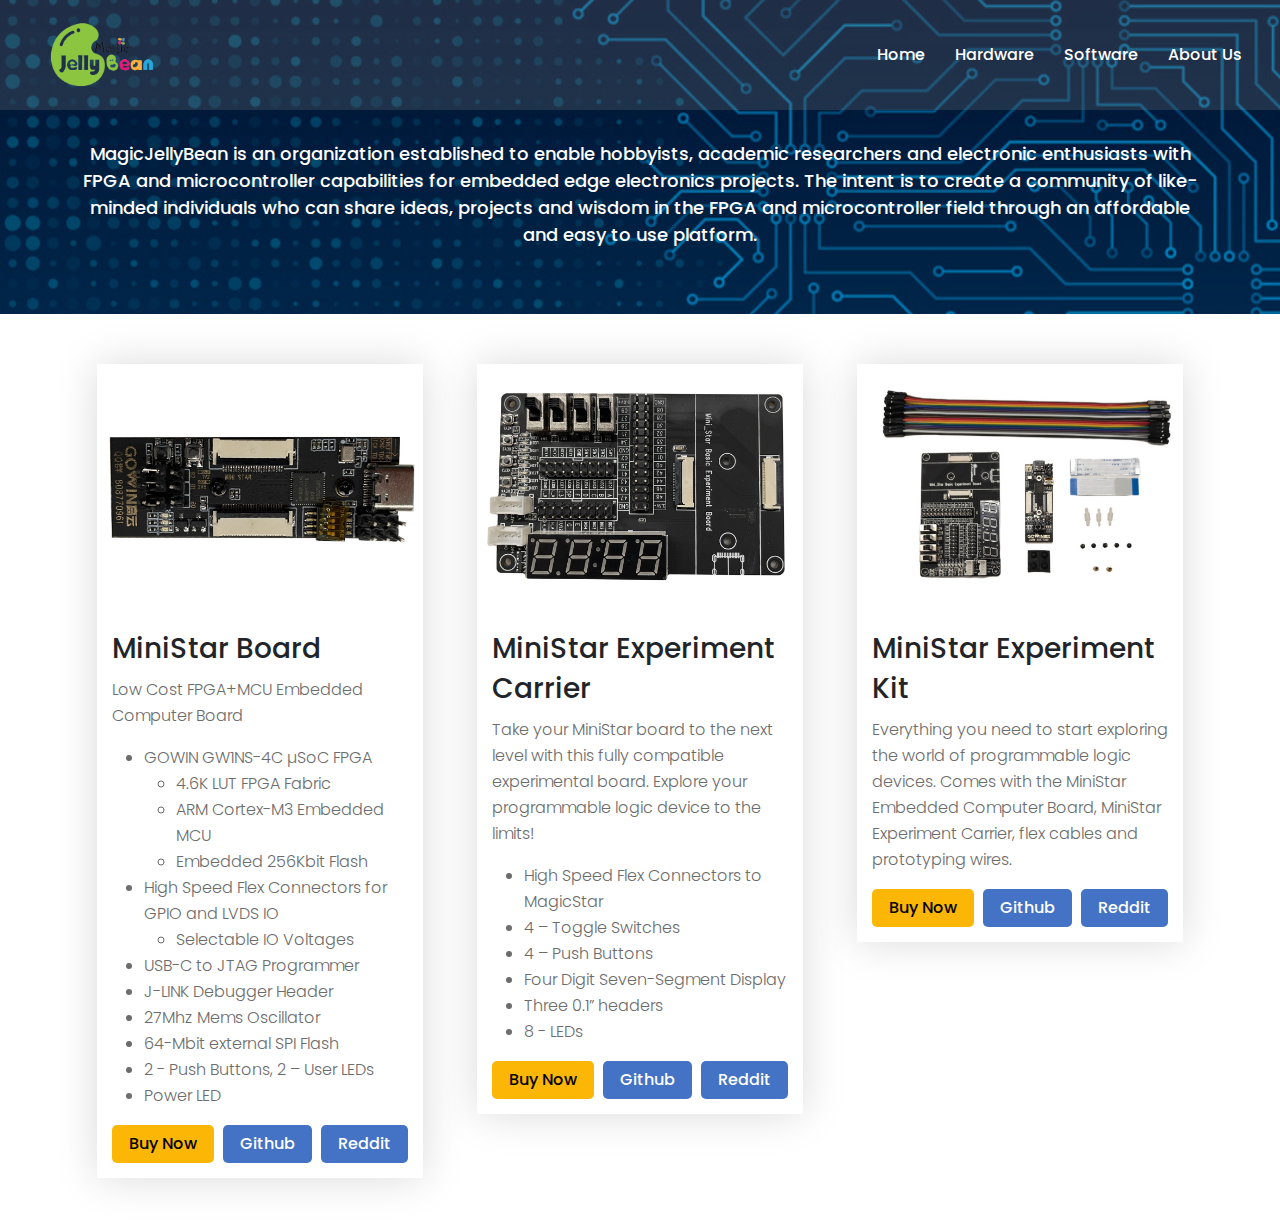
<file: index.html>
<!DOCTYPE html>
<html lang="en">
<head>
    <meta charset="UTF-8">
    <meta http-equiv="X-UA-Compatible" content="IE=edge">
    <meta name="viewport" content="width=device-width, initial-scale=1.0">
    <title>Welcome to MagicJelly Bean</title>
    <!-- favicon -->
    <link rel="shortcut icon" href="assest/images/favicon.png" type="image/x-icon">
    <!-- bootstrap stylesheet -->
    <link rel="stylesheet" href="assest/bootstrap/bootstrap.min.css">
    <!-- css stylesheet -->
    <link rel="stylesheet" href="assest/css/style.css">
</head>
<body>
    <header id="header">
        <nav class="navbar navbar-expand-md navbar-bg">
            <div class="container-fluid navbar-wrapper">
                <a class="navbar-brand" href="index.html">
                    <img src="assest/images/logo.png" alt="logo" class="navbar-logo">
                </a>
                <button class="navbar-toggler" type="button" data-bs-toggle="collapse" data-bs-target="#navbarNav" aria-controls="navbarNav" aria-expanded="false" aria-label="Toggle navigation" id="navbar-toggler-btn">
                <span class="navbar-toggler-icon">
                </span>
                </button>
                <div class="collapse navbar-collapse" id="navbarNav">
                    <ul class="navbar-nav ms-auto">
                        <li class="nav-item mt-md-sm">
                            <a class="c-nav-link" aria-current="page" href="index.html">Home</a>
                        </li>
                        <li class="nav-item mt-md-sm">
                            <a class="c-nav-link" aria-current="page" href="hardware.html">Hardware</a>
                        </li>
                        <li class="nav-item mt-md-sm">
                            <a class="c-nav-link" aria-current="page" href="software.html">Software</a>
                        </li>
                        <li class="nav-item mt-md-sm">
                            <a class="c-nav-link" aria-current="page" href="about-us.html">About Us
                            </a>
                        </li>
                    </ul>
                </div>
            </div>
        </nav>
        <div class="hero-box">
            <div class="container">
                <div class="hero-text text-center">
                    <p class="hero-desc">
                        MagicJellyBean is an organization established to enable hobbyists, academic researchers and electronic enthusiasts with FPGA and microcontroller capabilities for embedded edge electronics projects. The intent is to create a community of like-minded individuals who can share ideas, projects and wisdom in the FPGA and microcontroller field through an affordable and easy to use platform.
    
                    </p>
                </div>
            </div>
        </div>
    </header>
    <main>
        <section id="gadget-preview">
            <div class="container">
                <div class="gadget-items row">
                    <div class="col-12 col-md-4">
                        <div class="gadget-item">
                            <div class="gadget-thumbnail">
                                <img src="assest/images/gadget-preview-1.png" alt="Gadget preview">
                            </div>
                            <div class="gadget-info">
                                <h2 class="gadget-title">
                                    MiniStar Board
                                </h2>
                                <p class="gadget-desc">
                                    Low Cost FPGA+MCU Embedded Computer Board
                                    <ul class="gadget-desc-list">
                                        <li>GOWIN GW1NS-4C µSoC FPGA
                                            <ul>
                                                <li>4.6K LUT FPGA Fabric</li>
                                                <li>ARM Cortex-M3 Embedded MCU</li>
                                                <li>Embedded 256Kbit Flash</li>
                                            </ul>
                                        </li>
                                        <li>High Speed Flex Connectors for GPIO and LVDS IO
                                            <ul>
                                                <li>Selectable IO Voltages</li>
                                            </ul>
                                        </li>
                                        <li>USB-C to JTAG Programmer</li>
                                        <li>J-LINK Debugger Header</li>
                                        <li>27Mhz Mems Oscillator</li>
                                        <li>64-Mbit external SPI Flash</li>
                                        <li>2 - Push Buttons, 2 – User LEDs</li>
                                        <li>Power LED</li>
                                    </ul>
                                </p>
                                <div class="gadget-btn-wrapper">
                                    <a href="" class="btn buy-now-btn">Buy Now</a>
                                    <a href="https://github.com/magicjellybeanfpga/MiniStar/discussions" class="btn primary-btn">Github</a>
                                    <a href="https://www.reddit.com/r/magicjellybeanfpga/" class="btn primary-btn">Reddit</a>
                                </div>
                            </div>
                        </div>
                    </div>
                    <div class="col-12 col-md-4">
                        <div class="gadget-item">
                            <div class="gadget-thumbnail">
                                <img src="assest/images/gadget-preview-2.png" alt="Gadget preview">
                            </div>
                            <div class="gadget-info">
                                <h2 class="gadget-title">
                                    MiniStar Experiment Carrier 
                                </h2>
                                <p class="gadget-desc">
                                    Take your MiniStar board to the next level with this fully compatible experimental board. Explore your programmable logic device to the limits!
                                    <ul class="gadget-desc-list">
                                        <li>High Speed Flex Connectors to MagicStar</li>
                                        <li>4 – Toggle Switches</li>
                                        <li>4 – Push Buttons</li>
                                        <li>Four Digit Seven-Segment Display</li>
                                        <li>Three 0.1” headers</li>
                                        <li>8 - LEDs</li>
                                    </ul>
                                </p>
                                <div class="gadget-btn-wrapper">
                                    <a href="" class="btn buy-now-btn">Buy Now</a>
                                    <a href="https://github.com/magicjellybeanfpga/MiniStar/discussions" class="btn primary-btn">Github</a>
                                    <a href="https://www.reddit.com/r/magicjellybeanfpga/" class="btn primary-btn">Reddit</a>
                                </div>
                            </div>
                        </div>
                    </div>
                    <div class="col-12 col-md-4">
                        <div class="gadget-item">
                            <div class="gadget-thumbnail">
                                <img src="assest/images/gadget-preview-3.png" alt="Gadget preview">
                            </div>
                            <div class="gadget-info">
                                <h2 class="gadget-title">
                                    MiniStar Experiment Kit
                                </h2>
                                <p class="gadget-desc">
                                    Everything you need to start exploring the world of programmable logic devices. Comes with the MiniStar Embedded Computer Board, MiniStar Experiment Carrier, flex cables and prototyping wires. 
                                </p>
                                <div class="gadget-btn-wrapper">
                                    <a href="" class="btn buy-now-btn">Buy Now</a>
                                    <a href="https://github.com/magicjellybeanfpga/MiniStar/discussions" class="btn primary-btn">Github</a>
                                    <a href="https://www.reddit.com/r/magicjellybeanfpga/" class="btn primary-btn">Reddit</a>
                                </div>
                            </div>
                        </div>
                    </div>
                </div>
            </div>
        </section>
    </main>

    <!-- bootstrap script -->
    <script src="assest/bootstrap/bootstrap.bundle.min.js"></script>
</body>
</html>
</file>
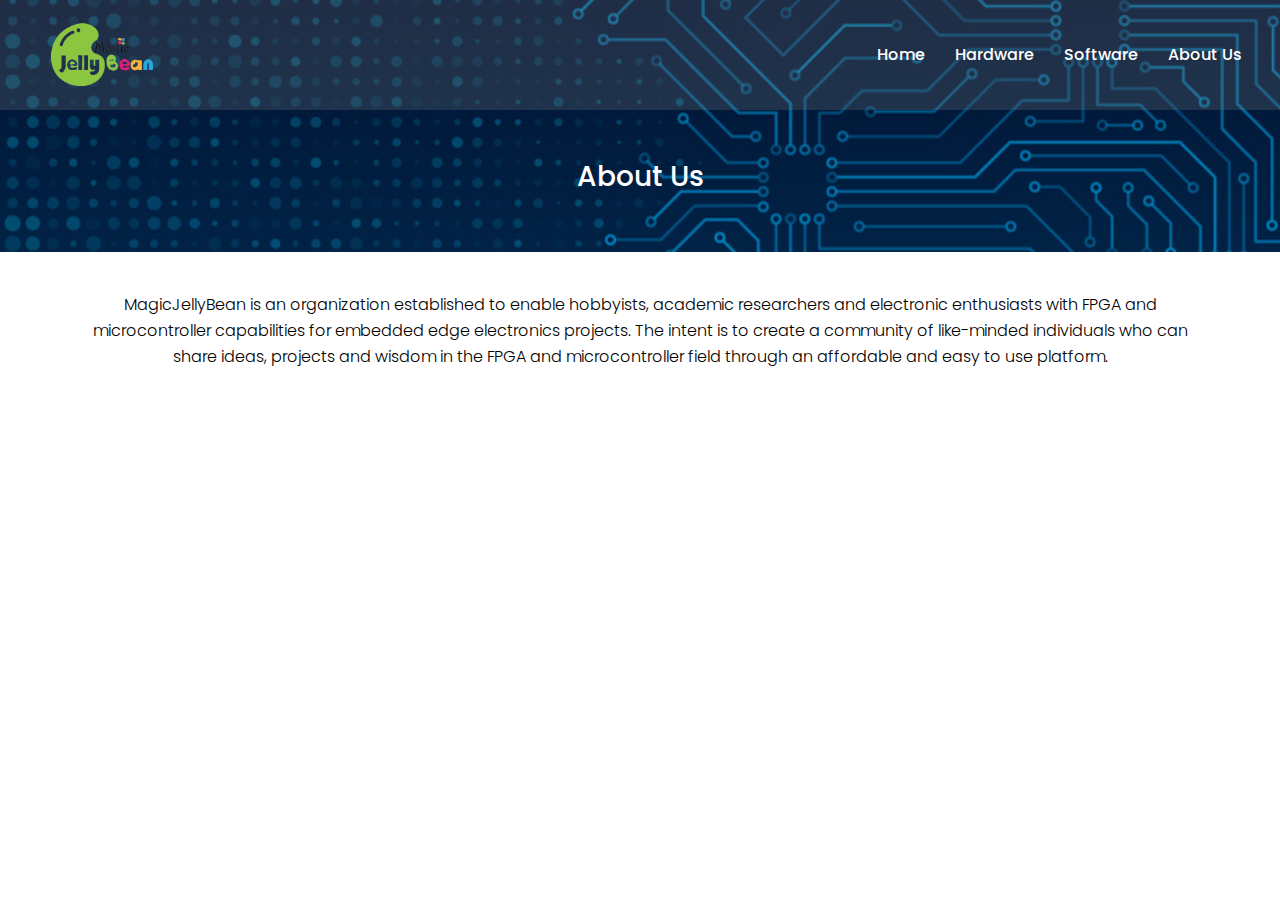
<file: about-us.html>
<!DOCTYPE html>
<html lang="en">
<head>
    <meta charset="UTF-8">
    <meta http-equiv="X-UA-Compatible" content="IE=edge">
    <meta name="viewport" content="width=device-width, initial-scale=1.0">
    <title>Welcome to MagicJelly Bean</title>
    <!-- favicon -->
    <link rel="shortcut icon" href="assest/images/favicon.png" type="image/x-icon">
    <!-- bootstrap stylesheet -->
    <link rel="stylesheet" href="assest/bootstrap/bootstrap.min.css">
    <!-- css stylesheet -->
    <link rel="stylesheet" href="assest/css/style.css">
</head>
<body>
    <header id="header">
        <nav class="navbar navbar-expand-md navbar-bg">
            <div class="container-fluid navbar-wrapper">
                <a class="navbar-brand" href="index.html">
                    <img src="assest/images/logo.png" alt="logo" class="navbar-logo">
                </a>
                <button class="navbar-toggler" type="button" data-bs-toggle="collapse" data-bs-target="#navbarNav" aria-controls="navbarNav" aria-expanded="false" aria-label="Toggle navigation" id="navbar-toggler-btn">
                <span class="navbar-toggler-icon">
                </span>
                </button>
                <div class="collapse navbar-collapse" id="navbarNav">
                    <ul class="navbar-nav ms-auto">
                        <li class="nav-item mt-md-sm">
                            <a class="c-nav-link" aria-current="page" href="index.html">Home</a>
                        </li>
                        <li class="nav-item mt-md-sm">
                            <a class="c-nav-link" aria-current="page" href="hardware.html">Hardware</a>
                        </li>
                        <li class="nav-item mt-md-sm">
                            <a class="c-nav-link" aria-current="page" href="software.html">Software</a>
                        </li>
                        <li class="nav-item mt-md-sm">
                            <a class="c-nav-link" aria-current="page" href="about-us.html">About Us
                            </a>
                        </li>
                    </ul>
                </div>
            </div>
        </nav>
        <div class="hero-box">
            <div class="container">
                <div class="hero-text text-center">
                    <h3 class="hero-title">
                        About Us
                    </h3>
                </div>
            </div>
        </div>
    </header>
    <main>
        <section id="description-section">
            <div class="container text-center">
                <p class="about-us-desc">
                    MagicJellyBean is an organization established to enable hobbyists, academic researchers and electronic enthusiasts with FPGA and microcontroller capabilities for embedded edge electronics projects. The intent is to create a community of like-minded individuals who can share ideas, projects and wisdom in the FPGA and microcontroller field through an affordable and easy to use platform.
                </p>
            </div>
        </section>
    </main>

    <!-- bootstrap script -->
    <script src="assest/bootstrap/bootstrap.bundle.min.js"></script>
</body>
</html>
</file>
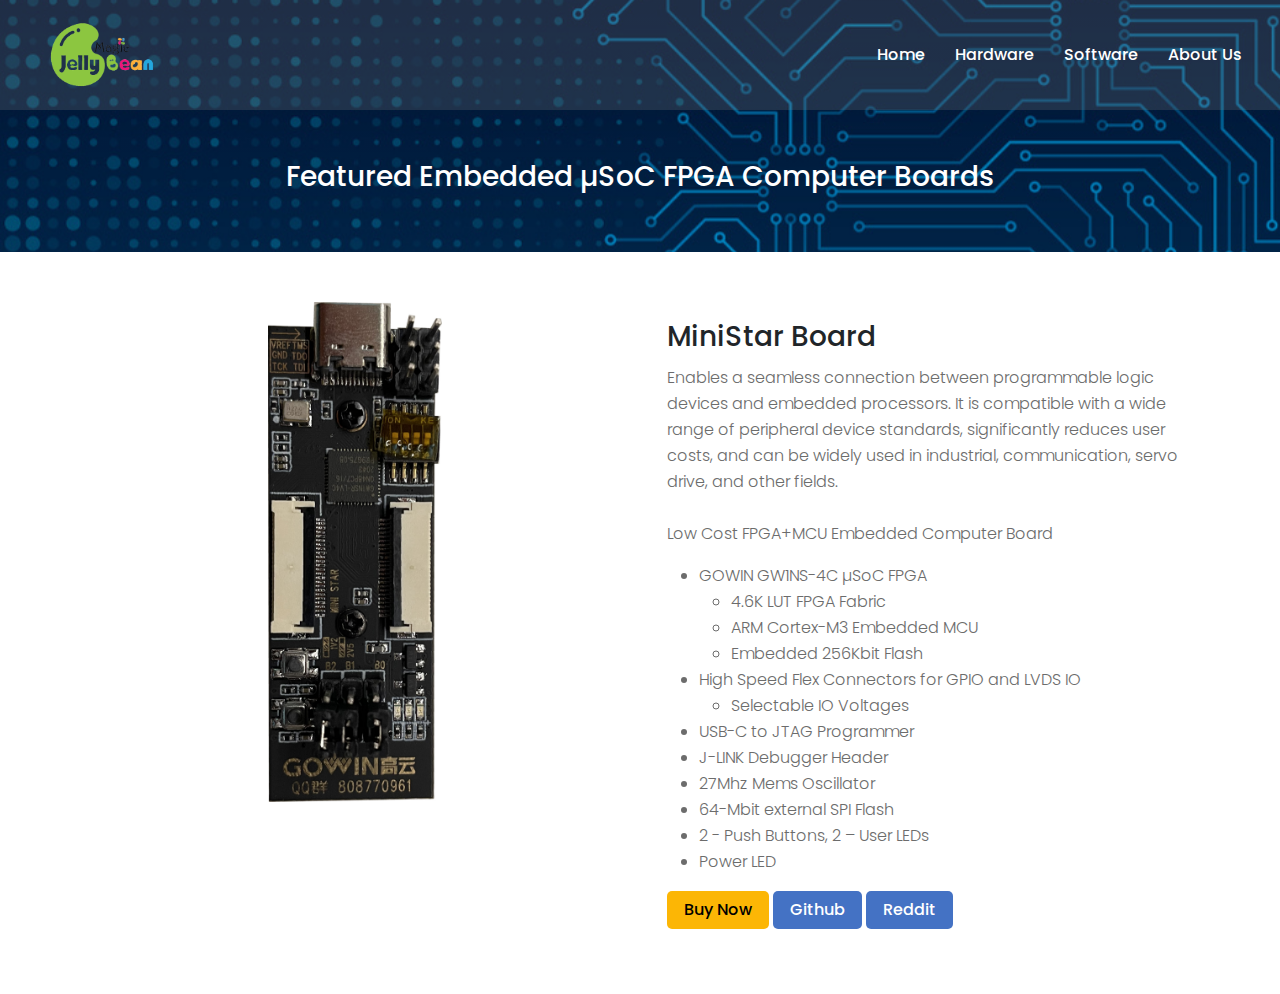
<file: hardware.html>
<!DOCTYPE html>
<html lang="en">
<head>
    <meta charset="UTF-8">
    <meta http-equiv="X-UA-Compatible" content="IE=edge">
    <meta name="viewport" content="width=device-width, initial-scale=1.0">
    <title>Welcome to MagicJelly Bean</title>
    <!-- favicon -->
    <link rel="shortcut icon" href="assest/images/favicon.png" type="image/x-icon">
    <!-- bootstrap stylesheet -->
    <link rel="stylesheet" href="assest/bootstrap/bootstrap.min.css">
    <!-- css stylesheet -->
    <link rel="stylesheet" href="assest/css/style.css">
</head>
<body>
    <header id="header">
        <nav class="navbar navbar-expand-md navbar-bg">
            <div class="container-fluid navbar-wrapper">
                <a class="navbar-brand" href="index.html">
                    <img src="assest/images/logo.png" alt="logo" class="navbar-logo">
                </a>
                <button class="navbar-toggler" type="button" data-bs-toggle="collapse" data-bs-target="#navbarNav" aria-controls="navbarNav" aria-expanded="false" aria-label="Toggle navigation" id="navbar-toggler-btn">
                <span class="navbar-toggler-icon">
                </span>
                </button>
                <div class="collapse navbar-collapse" id="navbarNav">
                    <ul class="navbar-nav ms-auto">
                        <li class="nav-item mt-md-sm">
                            <a class="c-nav-link" aria-current="page" href="index.html">Home</a>
                        </li>
                        <li class="nav-item mt-md-sm">
                            <a class="c-nav-link" aria-current="page" href="hardware.html">Hardware</a>
                        </li>
                        <li class="nav-item mt-md-sm">
                            <a class="c-nav-link" aria-current="page" href="software.html">Software</a>
                        </li>
                        <li class="nav-item mt-md-sm">
                            <a class="c-nav-link" aria-current="page" href="about-us.html">About Us
                            </a>
                        </li>
                    </ul>
                </div>
            </div>
        </nav>
        <div class="hero-box">
            <div class="container">
                <div class="hero-text text-center">
                    <h3 class="hero-title">
                        Featured Embedded µSoC FPGA Computer Boards
                    </h3>
                </div>
            </div>
        </div>
    </header>

    <main>
        <section id="hardware-section">
            <div class="container">
                <div class="row">
                    <div class="col-12 col-md-6">
                        <div class="hardware-thumbnail">
                            <img src="assest/images/hardware-thumbnail.jpg" alt="Hardware image">
                        </div>
                    </div>
                    <div class="col-12 col-md-6">
                        <div class="gadget-info">
                            <h2 class="gadget-title">
                                MiniStar Board
                            </h2>
                            <p class="gadget-desc">
                                Enables a seamless connection between programmable logic devices and embedded processors. It is compatible with a wide range of peripheral device standards, significantly reduces user costs, and can be widely used in industrial, communication, servo drive, and other fields.
                                <br><br>
                                Low Cost FPGA+MCU Embedded Computer Board
                                <ul class="gadget-desc-list">
                                    <li>GOWIN GW1NS-4C µSoC FPGA
                                        <ul>
                                            <li>4.6K LUT FPGA Fabric</li>
                                            <li>ARM Cortex-M3 Embedded MCU</li>
                                            <li>Embedded 256Kbit Flash</li>
                                        </ul>
                                    </li>
                                    <li>High Speed Flex Connectors for GPIO and LVDS IO
                                        <ul>
                                            <li>Selectable IO Voltages</li>
                                        </ul>
                                    </li>
                                    <li>USB-C to JTAG Programmer</li>
                                    <li>J-LINK Debugger Header</li>
                                    <li>27Mhz Mems Oscillator</li>
                                    <li>64-Mbit external SPI Flash</li>
                                    <li>2 - Push Buttons, 2 – User LEDs</li>
                                    <li>Power LED</li>
                                </ul>
                            </p>
                            <div class="hardware-btn-wrapper">
                                <a href="" class="btn buy-now-btn">Buy Now</a>
                                <a href="" class="btn primary-btn">Github</a>
                                <a href="" class="btn primary-btn">Reddit</a>
                            </div>
                        </div>
                    </div>
                </div>
            </div>
        </section>
    </main>

    <!-- bootstrap script -->
    <script src="assest/bootstrap/bootstrap.bundle.min.js"></script>
</body>
</html>
</file>
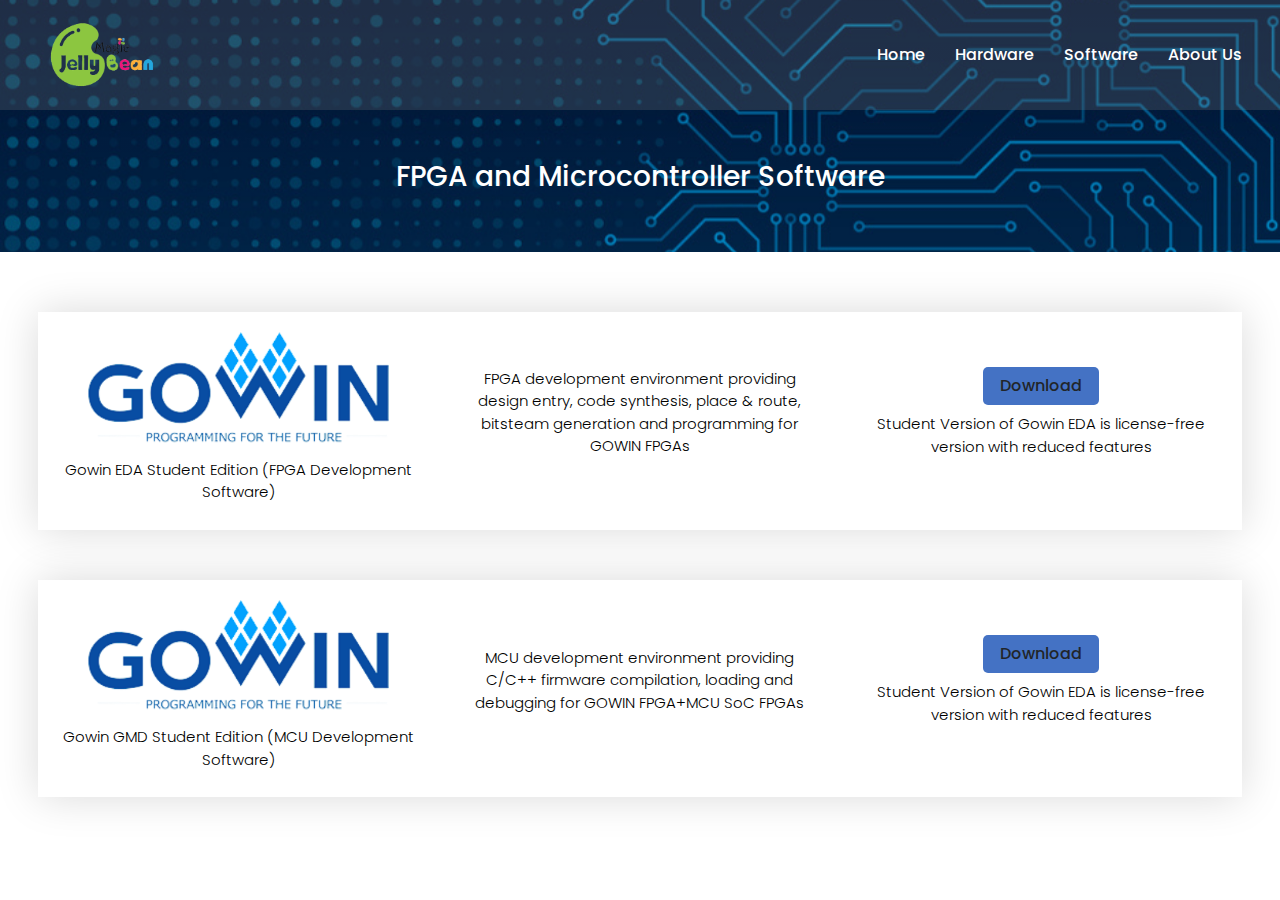
<file: software.html>
<!DOCTYPE html>
<html lang="en">
<head>
    <meta charset="UTF-8">
    <meta http-equiv="X-UA-Compatible" content="IE=edge">
    <meta name="viewport" content="width=device-width, initial-scale=1.0">
    <title>Welcome to MagicJelly Bean</title>
    <!-- favicon -->
    <link rel="shortcut icon" href="assest/images/favicon.png" type="image/x-icon">
    <!-- bootstrap stylesheet -->
    <link rel="stylesheet" href="assest/bootstrap/bootstrap.min.css">
    <!-- css stylesheet -->
    <link rel="stylesheet" href="assest/css/style.css">
</head>
<body>
    <header id="header">
        <nav class="navbar navbar-expand-md navbar-bg">
            <div class="container-fluid navbar-wrapper">
                <a class="navbar-brand" href="index.html">
                    <img src="assest/images/logo.png" alt="logo" class="navbar-logo">
                </a>
                <button class="navbar-toggler" type="button" data-bs-toggle="collapse" data-bs-target="#navbarNav" aria-controls="navbarNav" aria-expanded="false" aria-label="Toggle navigation" id="navbar-toggler-btn">
                <span class="navbar-toggler-icon">
                </span>
                </button>
                <div class="collapse navbar-collapse" id="navbarNav">
                    <ul class="navbar-nav ms-auto">
                        <li class="nav-item mt-md-sm">
                            <a class="c-nav-link" aria-current="page" href="index.html">Home</a>
                        </li>
                        <li class="nav-item mt-md-sm">
                            <a class="c-nav-link" aria-current="page" href="hardware.html">Hardware</a>
                        </li>
                        <li class="nav-item mt-md-sm">
                            <a class="c-nav-link" aria-current="page" href="software.html">Software</a>
                        </li>
                        <li class="nav-item mt-md-sm">
                            <a class="c-nav-link" aria-current="page" href="about-us.html">About Us
                            </a>
                        </li>
                    </ul>
                </div>
            </div>
        </nav>
        <div class="hero-box">
            <div class="container">
                <div class="hero-text text-center">
                    <h3 class="hero-title">
                        FPGA and Microcontroller Software
                    </h3>
                </div>
            </div>
        </div>
    </header>
    
    <main>
        <section id="software-section">
            <div class="c-container">
                <!-- item 1 -->
                <div class="row software-box-wrapper">
                    <div class="col-12 col-md-4">
                        <div class="software-box">
                            <div class="gowin-thumbnail">
                                <img src="assest/images/gowin thumbnail.png" alt="Software go win thumbnail">
                            </div>
                            <p class="gowin-desc text-center">
                                Gowin EDA Student Edition (FPGA Development Software)
                            </p>
                        </div>
                    </div>
                    <div class="col-12 col-md-4">
                        <div class="software-box">
                            <p class="gowin-desc text-center">
                                FPGA development environment providing design entry, code synthesis, place & route, bitsteam generation and programming for GOWIN FPGAs
                            </p>
                        </div>                   
                    </div>
                    <div class="col-12 col-md-4">
                        <div class="software-box">
                            <div class="gowin-btn">
                                <a href="#" class="btn download-btn">Download</a>
                            </div>
                            <p class="gowin-desc text-center mt-2">
                                Student Version of Gowin EDA is license-free version with reduced features
                            </p>
                        </div>
                    </div>
                </div>
                <!-- item 2 -->
                <div class="row software-box-wrapper">
                    <div class="col-12 col-md-4">
                        <div class="software-box">
                            <div class="gowin-thumbnail">
                                <img src="assest/images/gowin thumbnail.png" alt="Software go win thumbnail">
                            </div>
                            <p class="gowin-desc text-center">
                                Gowin GMD Student Edition (MCU Development Software)
                            </p>
                        </div>
                    </div>
                    <div class="col-12 col-md-4">
                        <div class="software-box">
                            <p class="gowin-desc text-center">
                                MCU development environment providing C/C++ firmware compilation, loading and debugging for GOWIN FPGA+MCU SoC FPGAs
                            </p>
                        </div>                   
                    </div>
                    <div class="col-12 col-md-4">
                        <div class="software-box">
                            <div class="gowin-btn">
                                <a href="#" class="btn download-btn">Download</a>
                            </div>
                            <p class="gowin-desc text-center mt-2">
                                Student Version of Gowin EDA is license-free version with reduced features
                            </p>
                        </div>
                    </div>
                </div>
            </div>
        </section>
    </main>

    <!-- bootstrap script -->
    <script src="assest/bootstrap/bootstrap.bundle.min.js"></script>
</body>
</html>
</file>
<file: assest/css/style.css>
/* ============================
        Google fonts
============================= */
@import url('https://fonts.googleapis.com/css2?family=Poppins:wght@300;400;500;600;700;800;900&display=swap');



/* ============================
        common style
============================= */
*,
*::before,
*::after{
    padding: 0;
    margin: 0;
    box-sizing: border-box;
}
body{
    font-family: 'Poppins', sans-serif;
    font-weight: 300;
}
.btn:link,
.btn:visited{
    display: inline-block;
    font-weight: 500;
    font-size: 16px;
    line-height: 24px;
    text-decoration: none;
    padding: 6px 16px;
    border-radius: 5px;
}
.buy-now-btn{
    background-color: #FCB605;
    color: #000;
}
.primary-btn{
    background-color: #4472C4;
    color: #FFF;
}


.navbar-toggler-icon{
    width: 30px;
    height: 2px;
    background-color: #FFF;
    display: block;
}
.navbar-toggler-icon::before,
.navbar-toggler-icon::after{
    content: '';
    height: 100%;
    width: 100%;
    display: block;
    background-color: #FFF;
}
.navbar-toggler-icon::before{
    transform: translateY(-10px);
}
.navbar-toggler-icon::after{
    transform: translateY(8px);
}
button.navbar-toggler{
    padding: 0px .75rem;
    box-shadow: 0 0 0 transparent!important;
    transition: 0s;
}
#header button#navbar-toggler-btn{
    border-color: transparent;
    border:none;
    border-radius: 0;
}
button#navbar-toggler-btn:focus{
    border-color: transparent;
    border:none;
    outline: none;
}
/* ============================
  header section style
============================= */
#header{
    background-image: linear-gradient(rgba(0, 0, 0, 0.315), rgba(0, 0, 0, 0.247)), url(../images/background.png);
}
.navbar-bg{
    background-color: rgba(128, 128, 128, 0.24);
}
.navbar-wrapper{
    padding: 0 3%;
}
a .navbar-logo{
    width: 130px;
}
.c-nav-link:link,
.c-nav-link:visited{
    font-weight: 500;
    font-size: 16px;
    line-height: 24px;
    text-decoration: none;
    margin-left: 30px;
    color: #FFF;
    transition: all 0.3s;
    display: block;
}
.c-nav-link:active,
.c-nav-link:hover{
    color: #8CC640;
}
.hero-box{
    padding: 30px 0 50px 0;
}
.hero-desc{
    font-size: 18px;
    font-weight: 500;
    color: #FFF;
}
.hero-title{
    font-size: 28px;
    color: #fff;
    padding-top: 20px;
}
@media only screen and (max-width:768px){
    .mt-md-sm{
        margin-bottom: 10px;
    }
}
@media only screen and (max-width:425px){
    .hero-desc{
        font-size: 15px;
        line-height: 24px;
    }
    .hero-title{
        font-size: 22px;
        line-height: 26px;
    }
}
/* ============================
  Gadget preview section style
============================= */
#gadget-preview{
    padding: 50px 0;
}
.gadget-thumbnail img{
    width: 100%;
    height: auto;
}
.gadget-item{
    box-shadow: 0px 0px 40px rgba(0, 0, 0, 0.15);
    margin: 0 15px;
}
.gadget-info{
    padding: 15px;
}
.gadget-title{
    font-size: 28px;
    line-height: 40px;
}
.gadget-desc,
.gadget-desc-list{
    font-size: 16px;
    line-height: 26px;
    color: #6C6C6C;
    font-weight: 300;
}
.gadget-btn-wrapper{
    display: flex;
    justify-content: space-between;
    margin-top: 10px;
    align-items: center;
}
@media only screen and (max-width:1100px){
    .gadget-btn-wrapper{
        flex-wrap: wrap;
        justify-content: center;
    }
    .btn{
        margin: 5px 10px;
    }
}
@media only screen and (max-width:994px){
    .gadget-item{
        margin: 20px 0px 0 0px;
    }
    .gadget-desc,
    .gadget-desc-list{
        font-size: 14px;
        line-height: 24px;
    }
}

/* ============================
  hardware page style
============================= */
#hardware-section{
    padding: 50px 0px;
}
.hardware-thumbnail{
    text-align: center;
}
.hardware-thumbnail img{
    max-width: 100%;
    height: 500px;
    display: inline-block;
}
@media only screen and (max-width:768px){
    .hardware-thumbnail img{
        height: 300px;
    }
}

/* ============================
  about us page style
============================= */
.about-us-desc {
    padding: 40px 0;
    color: #000;
    font-weight: 300;
    font-size: 16px;
    line-height: 26px;
}
@media only screen and (max-width:425px){
    .about-us-desc {
        font-size: 14px;
        line-height: 14px;
    }
}

/* ============================
  software page style
============================= */
#software-section{
    padding: 10px 0 60px 0;
}
.software-box-wrapper{
    box-shadow: 0px 0px 40px rgba(0, 0, 0, 0.15);
    margin: 50px 0 15px 0;
}
.c-container{
    padding: 0 3%;
}
.software-box {
    display: flex;
    flex-direction: column;
    justify-content: center;
    align-items: center;
    height: 100%;
    width: 100%;
    padding: 10px;
}
.gowin-thumbnail img{
    width: 100%;
    height: auto;
}
.gowin-btn a.btn.download-btn {
    display: block;
    background: #4472C4;
}
p.gowin-desc {
    font-size: 15px;
    color: #000;
    font-weight: 300;
}
@media only screen and (max-width:425px){
    p.gowin-desc {
        font-size: 13px;
    }
}
</file>
